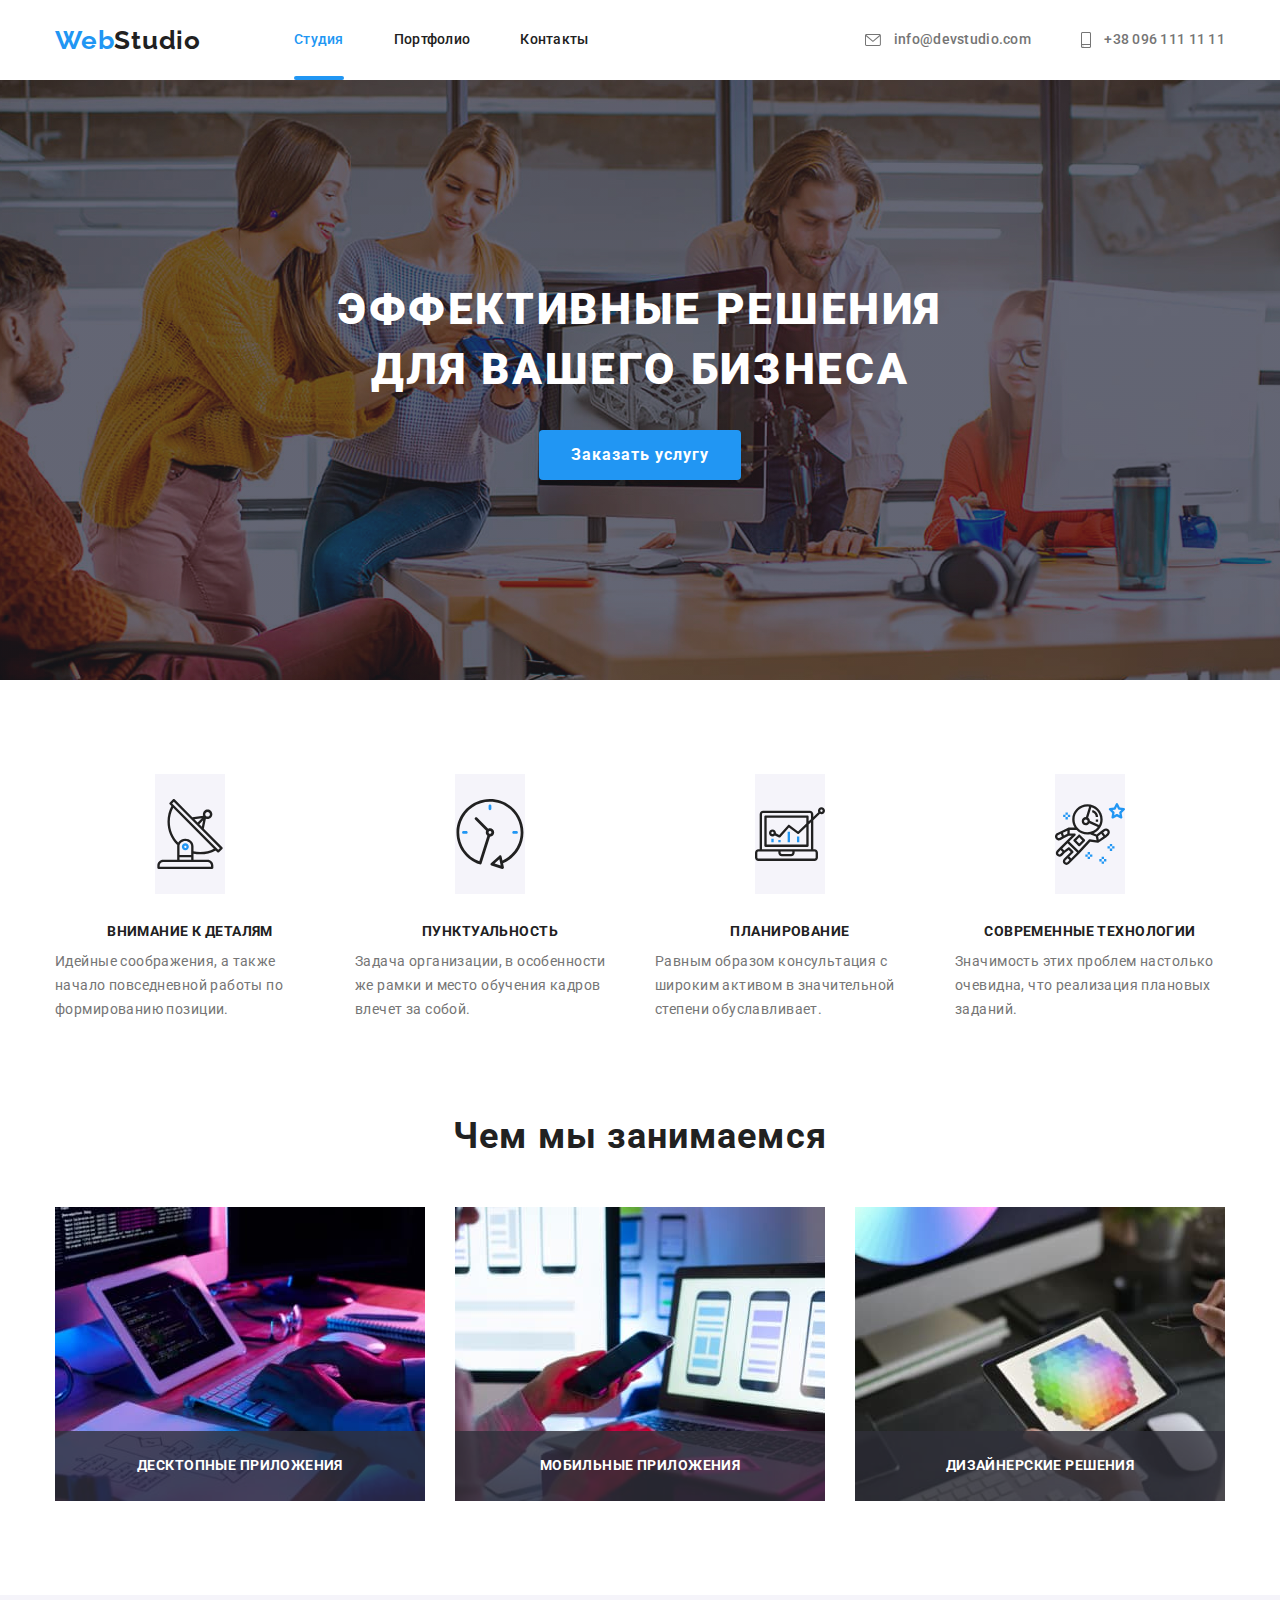
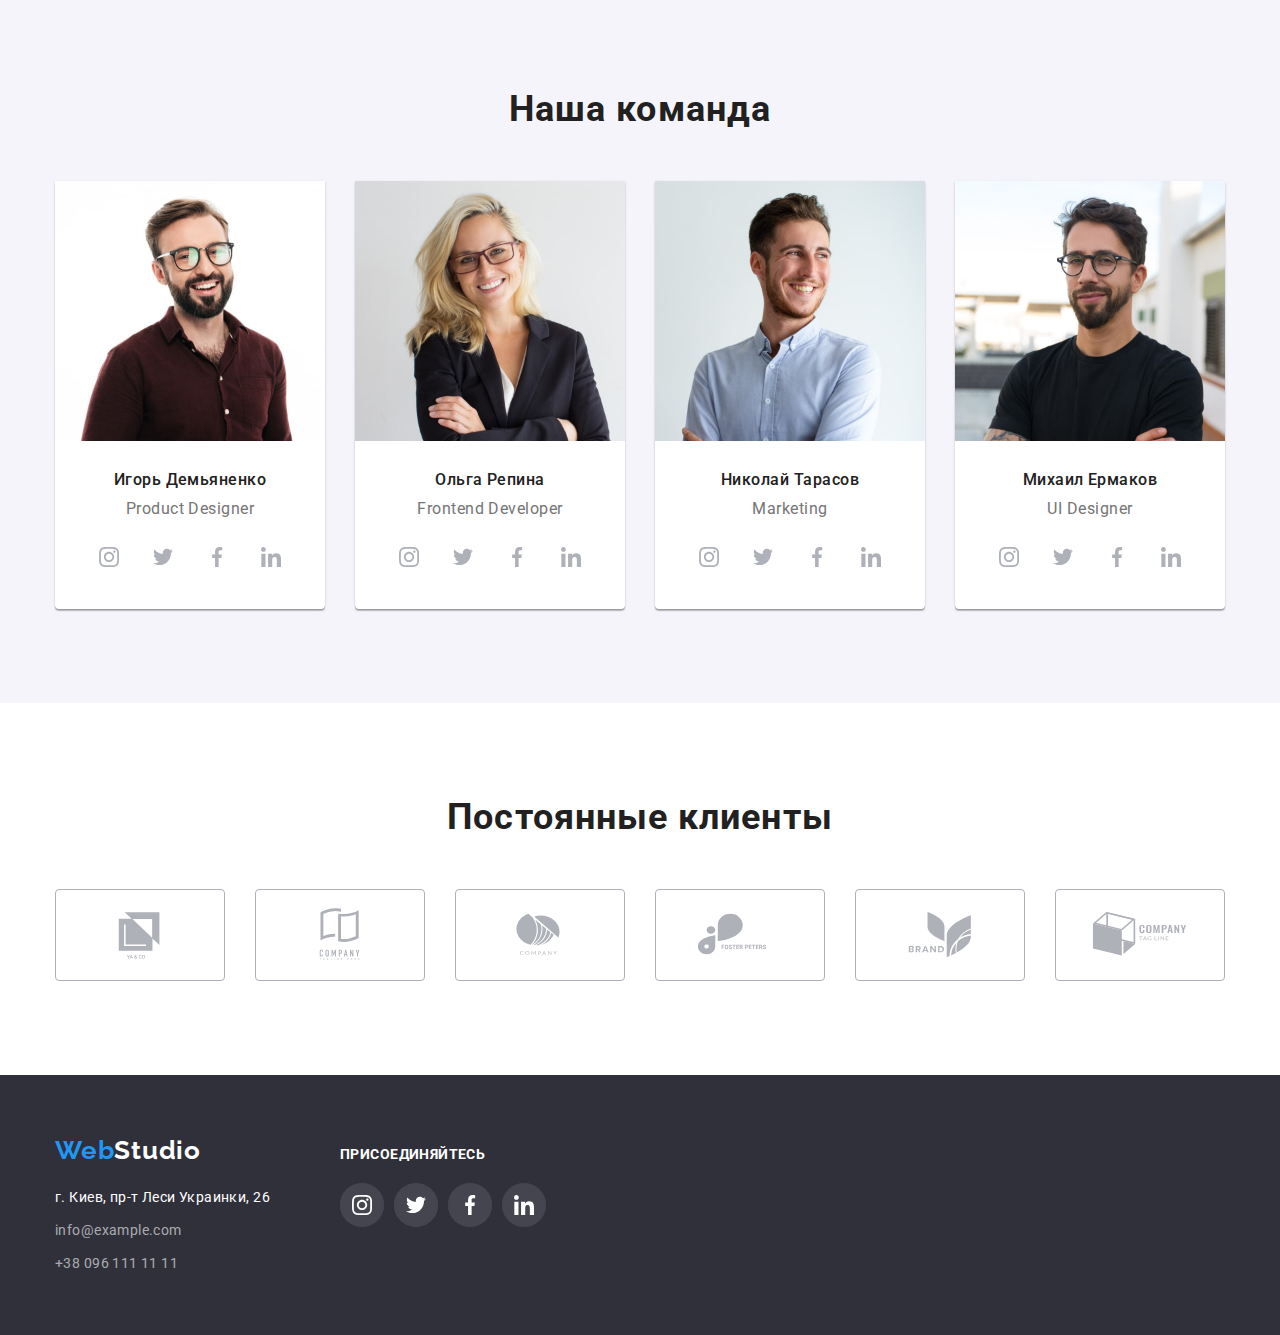
<file: index.html>
<!DOCTYPE html>
<html lang="ru">
  <head>
    <meta charset="UTF-8" />
    <meta http-equiv="X-UA-Compatible" content="IE=edge" />
    <meta name="viewport" content="width=device-width, initial-scale=1.0" />
    <title>Веб Студия</title>
    <link rel="preconnect" href="https://fonts.googleapis.com" />
    <link rel="preconnect" href="https://fonts.gstatic.com" crossorigin />
    <link
      href="https://fonts.googleapis.com/css2?family=Raleway:wght@700&family=Roboto:wght@400;500;700;900&display=swap"
      rel="stylesheet"
    />
    <link
      rel="stylesheet"
      href="https://cdnjs.cloudflare.com/ajax/libs/modern-normalize/1.1.0/modern-normalize.min.css"
    />
    <link rel="stylesheet" href="./css/styles.css" />
  </head>

  <body>
    <!-- header -->
    <header class="header">
      <div class="main-nav">
        <nav class="navigation">
          <a href="index.html" class="logo link logo-header"
            ><span class="word-web">Web</span
            ><span class="word-studio">Studio</span></a
          >
          <ul class="nav list">
            <li class="nav-list-item">
              <a href="./index.html" class="nav-item link current">Студия</a>
            </li>
            <li class="nav-list-item">
              <a href="./portfolio.html" class="nav-item link">Портфолио</a>
            </li>
            <li><a href="#contacts" class="nav-item link">Контакты</a></li>
          </ul>
        </nav>

        <ul class="contact-type list">
          <li class="contact-link-item link">
            <a
              href="mailto:info@devstudio.com"
              class="contact-link link header-link"
            >
              <svg class="nav-icon header-link" width="16" height="16">
                <use href="./img/sprites.svg#icon-email"></use>
              </svg>
              info@devstudio.com
            </a>
          </li>
          <li class="contact-link-item link">
            <a href="tel:+380961111111" class="contact-link link header-link">
              <svg class="nav-icon header-link" width="10" height="16">
                <use href="./img/sprites.svg#icon-smartphone"></use>
              </svg>
              +38 096 111 11 11</a
            >
          </li>
        </ul>
      </div>
    </header>
    <main>
      <!-- hero -->
      <section class="hero">
        <div class="container">
          <h1 class="hero-title">
            Эффективные решения <br />для вашего бизнеса
          </h1>
          <button type="button" class="order-button button" data-modal-open>
            Заказать услугу
          </button>
        </div>
      </section>

      <!-- section1 -->
      <section class="about-us section">
        <div class="container">
          <h2 class="hidden">О нас</h2>
          <ul class="peculiarities list">
            <li>
              <div class="section-icons">
                <svg class="antena-icon icon-item" width="70px" height="70px">
                  <use href="./img/sprites.svg#icon-antenna"></use>
                </svg>
              </div>
              <h3 class="about-us-title">Внимание к деталям</h3>
              <p class="about-us-text">
                Идейные соображения, а также начало повседневной работы по
                формированию позиции.
              </p>
            </li>
            <li>
              <div class="section-icons">
                <svg class="antena-icon icon-item" width="70px" height="70px">
                  <use href="./img/sprites.svg#icon-clock"></use>
                </svg>
              </div>
              <h3 class="about-us-title">Пунктуальность</h3>
              <p class="about-us-text">
                Задача организации, в особенности же рамки и место обучения
                кадров влечет за собой.
              </p>
            </li>
            <li>
              <div class="section-icons">
                <svg class="antena-icon icon-item" width="70px" height="70px">
                  <use href="./img/sprites.svg#icon-diagram"></use>
                </svg>
              </div>
              <h3 class="about-us-title">Планирование</h3>
              <p class="about-us-text">
                Равным образом консультация с широким активом в значительной
                степени обуславливает.
              </p>
            </li>
            <li>
              <div class="section-icons">
                <svg class="antena-icon icon-item" width="70px" height="70px">
                  <use href="./img/sprites.svg#icon-astronaut"></use>
                </svg>
              </div>
              <h3 class="about-us-title">Современные технологии</h3>
              <p class="about-us-text">
                Значимость этих проблем настолько очевидна, что реализация
                плановых заданий.
              </p>
            </li>
          </ul>
        </div>
      </section>
      <!-- section2 -->
      <section class="activity section section-paddin-botton">
        <div class="container">
          <h2 class="activity-title section-title">Чем мы занимаемся</h2>
          <ul class="list activity-list">
            <li class="activity-li">
              <img
                class="activity-img"
                src="./img/img1.jpg"
                alt="Создание сайта"
                width="370"
                height="294"
              />
              <h3 class="activity-img-title">Десктопные приложения</h3>
            </li>
            <li class="activity-li">
              <img
                class="activity-img"
                src="./img/img2.jpg"
                alt="Адаптивный веб-дизайн"
                width="370"
                height="294"
              />
              <h3 class="activity-img-title">Мобильные приложения</h3>
            </li>
            <li class="activity-li">
              <img
                class="activity-img"
                src="./img/img3.jpg"
                alt="Дизайн сайта"
                width="370"
                height="294"
              />
              <h3 class="activity-img-title">Дизайнерские решения</h3>
            </li>
          </ul>
        </div>
      </section>
      <!-- section3 -->
      <section class="our-team-section section section-paddin-botton">
        <div class="container">
          <h2 class="our-team-title section-title">Наша команда</h2>
          <ul class="list our-team-list">
            <li>
              <figure class="team-list-item">
                <img
                  src="./img/person-1.jpg"
                  alt="Игорь Демьяненко"
                  width="270"
                  height="260"
                  class="team-img"
                />
                <figcaption class="list-text-item">
                  <h3 class="list-title">Игорь Демьяненко</h3>
                  <p class="our-team-text" lang="en">Product Designer</p>
                  <ul class="list">
                    <li class="social-media-list">
                      <a href="" class="link sites-icon-link">
                        <svg class="icon-social-media">
                          <use href="./img/sprites.svg#icon-instagram"></use>
                        </svg>
                      </a>
                    </li>
                    <li class="social-media-list">
                      <a href="" class="link sites-icon-link">
                        <svg class="icon-social-media link">
                          <use href="./img/sprites.svg#icon-twitter"></use>
                        </svg>
                      </a>
                    </li>
                    <li class="social-media-list">
                      <a href="" class="link sites-icon-link">
                        <svg class="icon-social-media">
                          <use href="./img/sprites.svg#icon-facebook"></use>
                        </svg>
                      </a>
                    </li>
                    <li class="social-media-list">
                      <a href="" class="link sites-icon-link">
                        <svg class="icon-social-media">
                          <use href="./img/sprites.svg#icon-linkedin"></use>
                        </svg>
                      </a>
                    </li>
                  </ul>
                </figcaption>
              </figure>
            </li>
            <li>
              <figure class="team-list-item">
                <img
                  src="./img/person-2.jpg"
                  alt="Ольга Репина"
                  width="270"
                  height="260"
                  class="team-img"
                />
                <figcaption class="list-text-item">
                  <h3 class="list-title">Ольга Репина</h3>
                  <p class="our-team-text" lang="en">Frontend Developer</p>
                  <ul class="list">
                    <li class="social-media-list">
                      <a href="" class="link sites-icon-link">
                        <svg class="icon-social-media">
                          <use href="./img/sprites.svg#icon-instagram"></use>
                        </svg>
                      </a>
                    </li>
                    <li class="social-media-list">
                      <a href="" class="link sites-icon-link">
                        <svg class="icon-social-media">
                          <use href="./img/sprites.svg#icon-twitter"></use>
                        </svg>
                      </a>
                    </li>
                    <li class="social-media-list">
                      <a href="" class="link sites-icon-link">
                        <svg class="icon-social-media">
                          <use href="./img/sprites.svg#icon-facebook"></use>
                        </svg>
                      </a>
                    </li>
                    <li class="social-media-list">
                      <a href="" class="link sites-icon-link">
                        <svg class="icon-social-media">
                          <use href="./img/sprites.svg#icon-linkedin"></use>
                        </svg>
                      </a>
                    </li>
                  </ul>
                </figcaption>
              </figure>
            </li>
            <li>
              <figure class="team-list-item">
                <img
                  src="./img/person-3.jpg"
                  alt="Николай Тарасов"
                  width="270"
                  height="260"
                  class="team-img"
                />
                <figcaption class="list-text-item">
                  <h3 class="list-title">Николай Тарасов</h3>
                  <p class="our-team-text" lang="en">Marketing</p>
                  <ul class="list">
                    <li class="social-media-list">
                      <a href="" class="link sites-icon-link">
                        <svg class="icon-social-media">
                          <use href="./img/sprites.svg#icon-instagram"></use>
                        </svg>
                      </a>
                    </li>
                    <li class="social-media-list">
                      <a href="" class="link sites-icon-link">
                        <svg class="icon-social-media">
                          <use href="./img/sprites.svg#icon-twitter"></use>
                        </svg>
                      </a>
                    </li>
                    <li class="social-media-list">
                      <a href="" class="link sites-icon-link">
                        <svg class="icon-social-media">
                          <use href="./img/sprites.svg#icon-facebook"></use>
                        </svg>
                      </a>
                    </li>
                    <li class="social-media-list">
                      <a href="" class="link sites-icon-link">
                        <svg class="icon-social-media">
                          <use href="./img/sprites.svg#icon-linkedin"></use>
                        </svg>
                      </a>
                    </li>
                  </ul>
                </figcaption>
              </figure>
            </li>
            <li>
              <figure class="team-list-item">
                <img
                  src="./img/person-4.jpg"
                  alt="Михаил Ермаков"
                  width="270"
                  height="260"
                  class="team-img"
                />
                <figcaption class="list-text-item">
                  <h3 class="list-title">Михаил Ермаков</h3>
                  <p class="our-team-text" lang="en">UI Designer</p>
                  <ul class="list">
                    <li class="social-media-list">
                      <a href="" class="link sites-icon-link">
                        <svg class="icon-social-media">
                          <use href="./img/sprites.svg#icon-instagram"></use>
                        </svg>
                      </a>
                    </li>
                    <li class="social-media-list">
                      <a href="" class="link sites-icon-link">
                        <svg class="icon-social-media">
                          <use href="./img/sprites.svg#icon-twitter"></use>
                        </svg>
                      </a>
                    </li>
                    <li class="social-media-list">
                      <a href="" class="link sites-icon-link">
                        <svg class="icon-social-media">
                          <use href="./img/sprites.svg#icon-facebook"></use>
                        </svg>
                      </a>
                    </li>
                    <li class="social-media-list">
                      <a href="" class="link sites-icon-link">
                        <svg class="icon-social-media">
                          <use href="./img/sprites.svg#icon-linkedin"></use>
                        </svg>
                      </a>
                    </li>
                  </ul>
                </figcaption>
              </figure>
            </li>
          </ul>
        </div>
      </section>
      <!-- section4 -->
      <section class="clients section section-paddin-botton">
        <div class="container clients-container">
          <h2 class="section-title">Постоянные клиенты</h2>
          <ul class="list">
            <li class="list clients-list">
              <a href="/" class="link clients-list-item">
                <svg class="clients-icon" width="106" height="60">
                  <use href="./img/sprites.svg#icon-logo1"></use>
                </svg>
              </a>
            </li>
            <li class="list clients-list">
              <a href="/" class="link clients-list-item">
                <svg class="clients-icon" width="106" height="60">
                  <use href="./img/sprites.svg#icon-logo2"></use>
                </svg>
              </a>
            </li>
            <li class="list clients-list">
              <a href="" class="link clients-list-item">
                <svg class="clients-icon" width="106" height="60">
                  <use href="./img/sprites.svg#icon-logo3"></use>
                </svg>
              </a>
            </li>
            <li class="list clients-list">
              <a href="" class="link clients-list-item">
                <svg class="clients-icon" width="106" height="60">
                  <use href="./img/sprites.svg#icon-logo4"></use>
                </svg>
              </a>
            </li>
            <li class="list clients-list">
              <a href="" class="link clients-list-item">
                <svg class="clients-icon" width="106" height="60">
                  <use href="./img/sprites.svg#icon-logo5"></use>
                </svg>
              </a>
            </li>
            <li class="list clients-list">
              <a href="" class="link clients-list-item">
                <svg class="clients-icon" width="106" height="60">
                  <use href="./img/sprites.svg#icon-logo6"></use>
                </svg>
              </a>
            </li>
          </ul>
        </div>
      </section>
    </main>
    <!-- footer -->
    <footer class="footer section">
      <div class="container footer-container">
        <div class="footer-left">
          <a href="index.html" class="logo link logo-footer"
            ><span class="word-web">Web</span
            ><span class="word-studio-footer">Studio</span></a
          >
          <address class="footer-address">
            <ul class="footer-list">
              <li class="footer-list-item">
                <a
                  href="https://goo.gl/maps/9MrePJbTSTGKD42d6"
                  class="footer-item physical-address link"
                  >г. Киев, пр-т Леси Украинки, 26</a
                >
              </li>
              <li class="footer-list-item">
                <a href="info@example.com" class="footer-item footer-email link"
                  >info@example.com</a
                >
              </li>
              <li class="footer-list-item">
                <a
                  href="tel:+380961111111"
                  class="footer-item footer-ph-numb link"
                  >+38 096 111 11 11</a
                >
              </li>
            </ul>
          </address>
        </div>
        <div class="footer-right">
          <p class="text footer-text">присоединяйтесь</p>
          <ul class="list social-media">
            <li class="social-media-list social-media-footer">
              <a href="/" class="link sites-icon-link">
                <svg class="icon-social-media icon-social-media-footer">
                  <use href="./img/sprites.svg#icon-instagram"></use>
                </svg>
              </a>
            </li>
            <li class="social-media-list social-media-footer">
              <a href="/" class="link sites-icon-link">
                <svg class="icon-social-media icon-social-media-footer">
                  <use href="./img/sprites.svg#icon-twitter"></use>
                </svg>
              </a>
            </li>
            <li class="social-media-list social-media-footer">
              <a href="/" class="link sites-icon-link">
                <svg class="icon-social-media icon-social-media-footer">
                  <use href="./img/sprites.svg#icon-facebook"></use>
                </svg>
              </a>
            </li>
            <li class="social-media-list social-media-footer">
              <a href="/" class="link sites-icon-link">
                <svg class="icon-social-media icon-social-media-footer">
                  <use href="./img/sprites.svg#icon-linkedin"></use>
                </svg>
              </a>
            </li>
          </ul>
        </div>
      </div>
    </footer>
    <div class="backdrop is-hidden" data-modal>
      <div class="modal">
        <button type="button" class="close-btn" data-modal-close>
          <svg class="" width="11px" height="11px">
            <use href="./img/sprites.svg#close-btn"></use>
          </svg>
        </button>
      </div>
    </div>

    <script src="./js/modal.js"></script>
  </body>
</html>
</file>
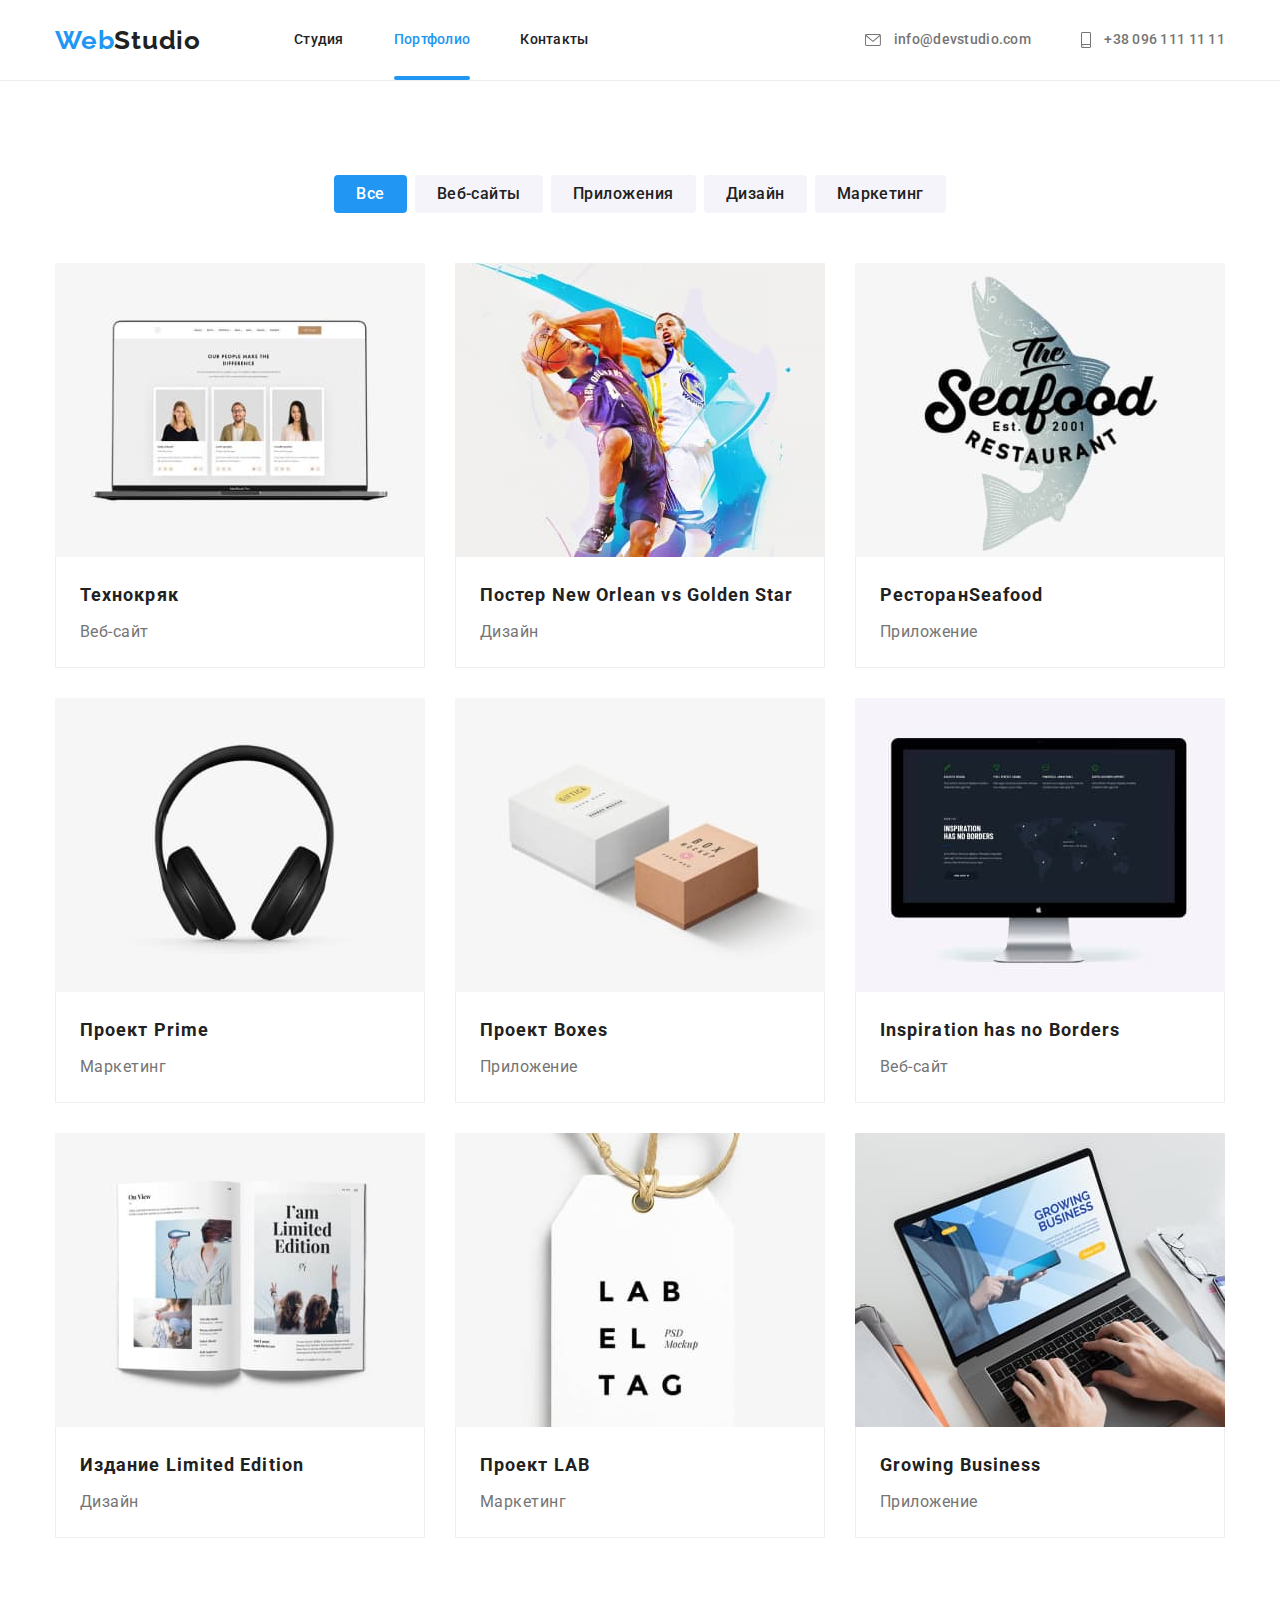
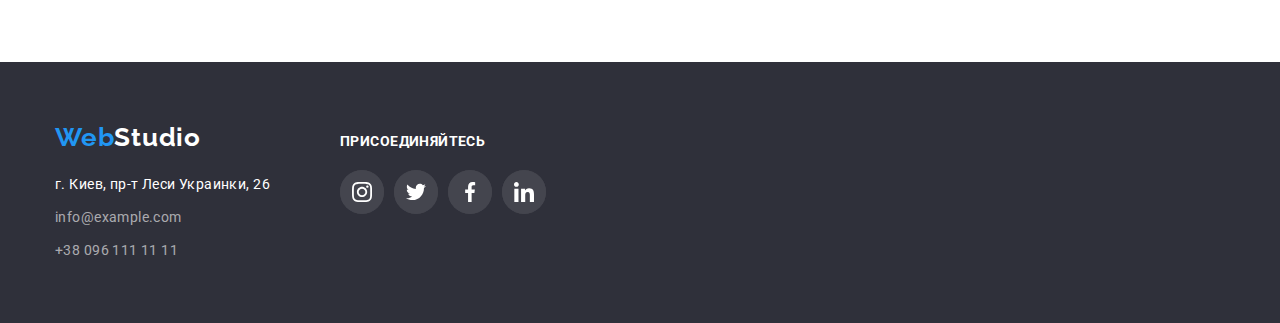
<file: portfolio.html>
<!DOCTYPE html>
<html lang="ru">
  <head>
    <meta charset="UTF-8" />
    <meta http-equiv="X-UA-Compatible" content="IE=edge" />
    <meta name="viewport" content="width=device-width, initial-scale=1.0" />
    <title>Портфолио</title>
    <link rel="preconnect" href="https://fonts.googleapis.com" />
    <link rel="preconnect" href="https://fonts.gstatic.com" crossorigin />
    <link
      href="https://fonts.googleapis.com/css2?family=Raleway:wght@700&family=Roboto:wght@400;500;700;900&display=swap"
      rel="stylesheet"
    />
    <link
      rel="stylesheet"
      href="https://cdnjs.cloudflare.com/ajax/libs/modern-normalize/1.1.0/modern-normalize.min.css"
    />
    <link rel="stylesheet" href="./css/styles.css" />
  </head>
  <body>
    <!-- header -->
    <header class="header header-portfolio">
      <div class="main-nav">
        <nav class="navigation">
          <a href="index.html" class="logo link logo-header"
            ><span class="word-web">Web</span
            ><span class="word-studio">Studio</span></a
          >
          <ul class="nav list">
            <li class="nav-list-item">
              <a href="./index.html" class="nav-item link">Студия</a>
            </li>
            <li class="nav-list-item">
              <a href="./portfolio.html" class="nav-item link current"
                >Портфолио</a
              >
            </li>
            <li><a href="#contacts" class="nav-item link">Контакты</a></li>
          </ul>
        </nav>

        <ul class="contact-type list">
          <li class="contact-link-item link">
            <a
              href="mailto:info@devstudio.com"
              class="contact-link link header-link"
            >
              <svg class="nav-icon header-link" width="16" height="16">
                <use href="./img/sprites.svg#icon-email"></use>
              </svg>
              info@devstudio.com
            </a>
          </li>
          <li class="contact-link-item link">
            <a href="tel:+380961111111" class="contact-link link header-link">
              <svg class="nav-icon header-link" width="10" height="16">
                <use href="./img/sprites.svg#icon-smartphone"></use>
              </svg>
              +38 096 111 11 11</a
            >
          </li>
        </ul>
      </div>
    </header>
    <!-- main -->
    <main>
      <section class="section portfolio-page">
        <div class="container portfolio-container">
          <div class="menu">
            <h1 class="hidden">Портфолио</h1>
            <ul class="list filter-menu">
              <li>
                <button class="button filter-item current all">Все</button>
              </li>
              <li>
                <button class="button filter-item web-pages">Веб-сайты</button>
              </li>
              <li>
                <button class="button filter-item app">Приложения</button>
              </li>
              <li><button class="button filter-item design">Дизайн</button></li>
              <li>
                <button class="button filter-item marketing">Маркетинг</button>
              </li>
            </ul>
          </div>
          <div class="project-container">
            <ul class="list project-list">
              <li class="project-list-item">
                <div class="flex-container">
                  <div class="project-thumb">
                    <a href="/"
                      ><img
                        src="./img/portfolio/img1.jpg"
                        alt="веб-сайт-технокряк"
                        width="370"
                    /></a>
                    <div class="project-overlay">
                      <p class="text-hover text">
                        Ресурс предлагает комплексные предложения с разным
                        уровнем функционала и сервисов. Все это позволит
                        посетителю получить исчерпывающие сведения о компании
                        или частном лице.
                      </p>
                    </div>
                  </div>
                  <div class="project-decr">
                    <h2 class="project-title">Технокряк</h2>
                    <p class="project-text">Веб-сайт</p>
                  </div>
                </div>
              </li>
              <li class="project-list-item">
                <div class="flex-container">
                  <div class="project-thumb">
                    <a href="/"
                      ><img
                        src="./img/portfolio/img2.jpg"
                        alt="баскетбольный постер"
                        width="370"
                    /></a>
                    <div class="project-overlay">
                      <p class="text-hover text">
                        Ресурс предлагает комплексные предложения с разным
                        уровнем функционала и сервисов. Все это позволит
                        посетителю получить исчерпывающие сведения о компании
                        или частном лице.
                      </p>
                    </div>
                  </div>
                  <div class="project-decr">
                    <h2 class="project-title">
                      Постер New Orlean vs Golden Star
                    </h2>
                    <p class="project-text">Дизайн</p>
                  </div>
                </div>
              </li>
              <li class="project-list-item">
                <div class="flex-container">
                  <div class="project-thumb">
                    <a href="/"
                      ><img
                        src="./img/portfolio/img3.jpg"
                        alt="лого-ресторану"
                        width="370"
                    /></a>
                    <div class="project-overlay">
                      <p class="text-hover text">
                        Ресурс предлагает комплексные предложения с разным
                        уровнем функционала и сервисов. Все это позволит
                        посетителю получить исчерпывающие сведения о компании
                        или частном лице.
                      </p>
                    </div>
                  </div>
                  <div class="project-decr">
                    <h2 class="project-title">РесторанSeafood</h2>
                    <p class="project-text">Приложение</p>
                  </div>
                </div>
              </li>
              <li class="project-list-item">
                <div class="flex-container">
                  <div class="project-thumb">
                    <a href="/"
                      ><img
                        src="./img/portfolio/img4.jpg"
                        alt="наушники"
                        width="370"
                    /></a>
                    <div class="project-overlay">
                      <p class="text-hover text">
                        Ресурс предлагает комплексные предложения с разным
                        уровнем функционала и сервисов. Все это позволит
                        посетителю получить исчерпывающие сведения о компании
                        или частном лице.
                      </p>
                    </div>
                  </div>
                  <div class="project-decr">
                    <h2 class="project-title">Проект Prime</h2>
                    <p class="project-text">Маркетинг</p>
                  </div>
                </div>
              </li>
              <li class="project-list-item">
                <div class="flex-container">
                  <div class="project-thumb">
                    <a href="/"
                      ><img
                        src="./img/portfolio/img5.jpg"
                        alt="две коробки"
                        width="370"
                    /></a>
                    <div class="project-overlay">
                      <p class="text-hover text">
                        Ресурс предлагает комплексные предложения с разным
                        уровнем функционала и сервисов. Все это позволит
                        посетителю получить исчерпывающие сведения о компании
                        или частном лице.
                      </p>
                    </div>
                  </div>
                  <div class="project-decr">
                    <h2 class="project-title">Проект Boxes</h2>
                    <p class="project-text">Приложение</p>
                  </div>
                </div>
              </li>
              <li class="project-list-item">
                <div class="flex-container">
                  <div class="project-thumb">
                    <a href="/"
                      ><img
                        src="./img/portfolio/img6.jpg"
                        alt="экран"
                        width="370"
                    /></a>
                    <div class="project-overlay">
                      <p class="text-hover text">
                        Ресурс предлагает комплексные предложения с разным
                        уровнем функционала и сервисов. Все это позволит
                        посетителю получить исчерпывающие сведения о компании
                        или частном лице.
                      </p>
                    </div>
                  </div>
                  <div class="project-decr">
                    <h2 class="project-title">Inspiration has no Borders</h2>
                    <p class="project-text">Веб-сайт</p>
                  </div>
                </div>
              </li>
              <li class="project-list-item">
                <div class="flex-container">
                  <div class="project-thumb">
                    <a href="/"
                      ><img
                        src="./img/portfolio/img7.jpg"
                        alt="журнал"
                        width="370"
                    /></a>
                    <div class="project-overlay">
                      <p class="text-hover text">
                        Ресурс предлагает комплексные предложения с разным
                        уровнем функционала и сервисов. Все это позволит
                        посетителю получить исчерпывающие сведения о компании
                        или частном лице.
                      </p>
                    </div>
                  </div>
                  <div class="project-decr">
                    <h2 class="project-title">Издание Limited Edition</h2>
                    <p class="project-text">Дизайн</p>
                  </div>
                </div>
              </li>
              <li class="project-list-item">
                <div class="flex-container">
                  <div class="project-thumb">
                    <a href="/"
                      ><img
                        src="./img/portfolio/img8.jpg"
                        alt="бирка"
                        width="370"
                    /></a>
                    <div class="project-overlay">
                      <p class="text-hover text">
                        Ресурс предлагает комплексные предложения с разным
                        уровнем функционала и сервисов. Все это позволит
                        посетителю получить исчерпывающие сведения о компании
                        или частном лице.
                      </p>
                    </div>
                  </div>
                  <div class="project-decr">
                    <h2 class="project-title">Проект LAB</h2>
                    <p class="project-text">Маркетинг</p>
                  </div>
                </div>
              </li>
              <li class="project-list-item">
                <div class="flex-container">
                  <div class="project-thumb">
                    <a href="/"
                      ><img
                        src="./img/portfolio/img9.jpg"
                        alt="ноутбук"
                        width="370"
                    /></a>
                    <div class="project-overlay">
                      <p class="text-hover text">
                        Ресурс предлагает комплексные предложения с разным
                        уровнем функционала и сервисов. Все это позволит
                        посетителю получить исчерпывающие сведения о компании
                        или частном лице.
                      </p>
                    </div>
                  </div>
                  <div class="project-decr">
                    <h2 class="project-title">Growing Business</h2>
                    <p class="project-text">Приложение</p>
                  </div>
                </div>
              </li>
            </ul>
          </div>
        </div>
      </section>
    </main>

    <!-- footer -->
    <footer class="footer section">
      <div class="container footer-container">
        <div class="footer-left">
          <a href="index.html" class="logo link logo-footer"
            ><span class="word-web">Web</span
            ><span class="word-studio-footer">Studio</span></a
          >
          <address class="footer-address">
            <ul class="footer-list">
              <li class="footer-list-item">
                <a
                  href="https://goo.gl/maps/9MrePJbTSTGKD42d6"
                  class="footer-item physical-address link"
                  >г. Киев, пр-т Леси Украинки, 26</a
                >
              </li>
              <li class="footer-list-item">
                <a href="info@example.com" class="footer-item footer-email link"
                  >info@example.com</a
                >
              </li>
              <li class="footer-list-item">
                <a
                  href="tel:+380961111111"
                  class="footer-item footer-ph-numb link"
                  >+38 096 111 11 11</a
                >
              </li>
            </ul>
          </address>
        </div>
        <div class="footer-right">
          <p class="text footer-text">присоединяйтесь</p>
          <ul class="list social-media-list-footer">
            <li class="social-media-list social-media-footer">
              <a href="/" class="link sites-icon-link">
                <svg class="icon-social-media icon-social-media-footer">
                  <use href="./img/sprites.svg#icon-instagram"></use>
                </svg>
              </a>
            </li>
            <li class="social-media-list social-media-footer">
              <a href="/" class="link sites-icon-link">
                <svg class="icon-social-media icon-social-media-footer">
                  <use href="./img/sprites.svg#icon-twitter"></use>
                </svg>
              </a>
            </li>
            <li class="social-media-list social-media-footer">
              <a href="/" class="link sites-icon-link">
                <svg class="icon-social-media icon-social-media-footer">
                  <use href="./img/sprites.svg#icon-facebook"></use>
                </svg>
              </a>
            </li>
            <li class="social-media-list social-media-footer">
              <a href="/" class="link sites-icon-link">
                <svg class="icon-social-media icon-social-media-footer">
                  <use href="./img/sprites.svg#icon-linkedin"></use>
                </svg>
              </a>
            </li>
          </ul>
        </div>
      </div>
    </footer>
    <script src="./js/modal.js"></script>
  </body>
</html>
</file>
<file: css/styles.css>
:root {
  --primary-text-color: #757575;
  --title-text-color: #212121;
  --additional-text-color: #ffff;
  --accent-color: #2196f3;
  --primary-bg-color: #ffff;
  --additional-bg-color: #2f303a;
  --button-hover-color: #188ce8;
  --grey-bg-color: #f5f4fa;
}
body {
  font-family: 'Roboto', sans-serif;
  font-size: 14px;
  color: var(--title-text-color);
}
.list,
.footer-list,
.project-title,
.project-text,
.text {
  list-style: none;
  padding: 0;
  margin: 0;
}
.section {
  padding-top: 94px;
  padding-bottom: 94px;
}
/* header */

header,
.navigation,
.list,
.contact-type,
.main-nav {
  display: flex;
}
.main-nav,
.navigation {
  align-items: center;
}
.navigation {
  margin-right: auto;
}
.main-nav {
  width: 1200px;
  padding-left: 15px;
  padding-right: 15px;
  margin: 0 auto;
}
.nav-list-item:not(:last-child),
.contact-link-item:not(:last-child) {
  margin-right: 50px;
}

img,
.nav-item {
  display: block;
}
.header-portfolio {
  border-bottom: 1px solid #ececec;
}
.logo,
.nav-item {
  color: var(--title-text-color);
}

.nav.list .link,
.contact-type {
  font-weight: 500;
  font-size: 14px;
  line-height: 1.14;
  letter-spacing: 0.02em;
}

.contact-link,
.link {
  text-decoration-line: none;
}
.contact-link {
  color: var(--primary-text-color);
}
.logo-header {
  margin-right: 93px;
}
.logo {
  font-family: 'Raleway', sans-serif;
  font-weight: 700;
  font-size: 26px;
  line-height: 1.19;
  letter-spacing: 0.03em;
}
.nav.list .link,
.contact-link {
  padding: 32px 0;
}
.nav-item:hover,
.nav-item:focus,
.footer-item:hover,
.footer-item:focus,
.social-media-footer:hover,
.social-media-footer:focus,
.word-web {
  color: var(--accent-color);
  fill: var(--accent-color);
}
.contact-link:hover,
.contact-link:focus,
.header-link:hover,
.header-link:focus {
  color: var(--accent-color);
}

.nav-icon:hover {
  fill: currentColor;
}

.nav-item.link.current {
  color: var(--accent-color);
}
.nav-item {
  position: relative;
}
.nav-item.link.current:after {
  content: '';
  position: absolute;
  display: block;
  width: 100%;
  height: 4px;
  border-radius: 2px;
  background: var(--accent-color);
  bottom: 0;
}
/* main */
/* hero */
.container {
  margin-left: auto;
  margin-right: auto;
  width: 1200px;
  padding: 0 15px;
}

.hero {
  max-width: 1600px;
  height: 600px;
  text-align: center;
  padding-top: 200px;
  background-color: #c4c4c4;
  background-image: linear-gradient(
      rgba(47, 48, 58, 0.4),
      rgba(47, 48, 58, 0.4)
    ),
    url(../img/hero.jpg);
  background-size: cover;
  background-repeat: no-repeat;
  background-position: center;
}
/* button main page */
.order-button {
  font-weight: 700;
  font-size: 16px;
  line-height: 1.88;
  letter-spacing: 0.06em;
  background: var(--accent-color);
  box-shadow: 0px 4px 4px rgba(0, 0, 0, 0.15);
  border: var(--accent-color);
  color: var(--additional-text-color);
  padding: 10px 32px;
  margin-bottom: 200px;
  display: inline-block;
}
.order-button:hover,
.order-button:focus {
  background-color: var(--button-hover-color);
}
.hero-title {
  margin-top: 0;
  margin-bottom: 30px;
  font-weight: 900;
  font-size: 44px;
  line-height: 1.36;
  text-align: center;
  letter-spacing: 0.06em;
  text-transform: uppercase;
  color: var(--additional-text-color);
}
.button {
  cursor: pointer;
  border-radius: 4px;
  display: inline-block;
}
/* section1 */
.peculiarities > li:not(:last-child) {
  margin-right: 30px;
}
.peculiarities,
.activity-list,
.our-team-list {
  display: flex;
}
.peculiarities > li {
  width: 270px;
  align-items: center;
  justify-items: center;
}

.about-us-title,
.activity-img-title {
  margin-top: 0;
  margin-bottom: 10px;
  font-weight: 700;
  font-size: 14px;
  line-height: 1.14;
  letter-spacing: 0.03em;
  text-transform: uppercase;
  color: var(--title-text-color);
}
.about-us-text {
  margin-top: 0;
  margin-bottom: 0;
}
.about-us-text,
.footer-item {
  font-weight: 400;
  font-size: 14px;
  line-height: 1.71;
  letter-spacing: 0.03em;
  color: var(--primary-text-color);
}
.hidden {
  visibility: hidden;
  position: fixed;
  transform: scale(0);
}
/* section2 */
.activity.section {
  padding-top: 0;
}
.section-title {
  margin-top: 0;
  margin-bottom: 50px;
  font-weight: 700;
  font-size: 36px;
  line-height: 1.16;
  text-align: center;
  letter-spacing: 0.03em;
  color: var(--title-text-color);
}
.activity-img-title {
  text-transform: uppercase;
  color: var(--additional-text-color);
  margin: 0;
  position: absolute;
  background: rgba(47, 48, 58, 0.8);
  width: 100%;
  height: 70px;
  display: flex;
  justify-content: center;
  align-items: center;
  bottom: 0;
  left: 0;
}

.activity-li {
  position: relative;
}

.activity-li:not(:last-child) {
  margin-right: 30px;
}
/* section3 */
.our-team-section {
  margin-right: auto;
  margin-left: auto;
}
.our-team-text {
  margin-top: 0;
  margin-bottom: 16px;
  color: var(--primary-text-color);
  font-size: 16px;
  line-height: 1.18;
  text-align: center;
  letter-spacing: 0.03em;
}
.list-title {
  margin-top: 0;
  margin-bottom: 0;
  font-weight: 500;
  font-size: 16px;
  line-height: 1.18;
  text-align: center;
  letter-spacing: 0.03em;
  margin-bottom: 10px;
}
.our-team-section {
  background: var(--grey-bg-color);
}
.list-text-item {
  padding: 30px 32px;
}
.team-list-item {
  box-shadow: 0px 1px 3px rgba(0, 0, 0, 0.12), 0px 1px 1px rgba(0, 0, 0, 0.14),
    0px 2px 1px rgba(0, 0, 0, 0.2);
  border-radius: 0px 0px 4px 4px;
  background: var(--primary-bg-color);
  margin: 0;
}
.our-team-list > li:not(:last-child) {
  margin-right: 30px;
}

/* footer */

.footer.section {
  background-color: var(--additional-bg-color);
  padding-top: 60px;
  padding-bottom: 60px;
}
address {
  display: block;
  font-style: normal;
}
.footer-address {
  margin-top: 20px;
}
.footer-item {
  color: var(--additional-text-color);
}
.footer-list-item:not(:last-child) {
  margin-bottom: 9px;
}
.footer-email,
.footer-ph-numb {
  color: rgba(255, 255, 255, 0.6);
}
.word-studio-footer {
  color: var(--additional-text-color);
}
.footer-container {
  display: flex;
  align-items: baseline;
}
.footer-right {
  margin-left: 70px;
}
.footer-right > .footer-text {
  color: var(--additional-text-color);
  font-weight: 700;
  font-size: 14px;
  line-height: 1.14;
  letter-spacing: 0.03em;
  text-transform: uppercase;
  margin-bottom: 20px;
}
/* portfolio */
.project-thumb {
  position: relative;
  overflow: hidden;
}

.project-overlay {
  position: absolute;
  width: 100%;
  height: 100%;
  top: 0;
  left: 0;
  background: rgba(33, 150, 243, 0.9);
  transform: translateY(100%);
  transition: transform 250ms cubic-bezier(0.4, 0, 0.2, 1);
}

.flex-container:hover .project-overlay {
  transform: translateY(0);
}

.text-hover {
  position: absolute;
  top: 50%;
  left: 50%;
  transform: translate(-50%, -50%);
  font-size: 18px;
  line-height: 1.56;
  letter-spacing: 0.03em;
  width: 322px;
  color: var(--additional-text-color);
}

.project-title {
  margin-bottom: 4px;
  font-weight: 700;
  font-size: 18px;
  line-height: 2;
  letter-spacing: 0.06em;
  color: var(--title-text-color);
}
.project-text {
  font-size: 16px;
  line-height: 1.88;
  letter-spacing: 0.03em;
  color: var(--primary-text-color);
}

.project-list {
  display: flex;
  flex-wrap: wrap;
  margin: 0;
  padding: 0;
}

.project-decr {
  border: 1px solid #eeeeee;
  border-top: transparent;
  padding: 20px 24px;
}
.flex-container {
  width: 370px;
  background-color: var(--primary-bg-color);
  margin-bottom: 30px;
}
.flex-container.no-margin {
  margin-bottom: 0;
}
.project-list-item {
  margin-right: 30px;
}
.project-list-item:nth-child(3n + 3) {
  margin-right: 0;
}
.flex-container:hover,
.flex-container:focus {
  box-shadow: 0px 1px 1px rgba(0, 0, 0, 0.12), 0px 4px 4px rgba(0, 0, 0, 0.06),
    1px 4px 6px rgba(0, 0, 0, 0.16);
}

/* filter-menu */
.filter-menu {
  display: flex;
  align-items: center;
  justify-content: center;
}
.filter-item {
  font-weight: 500;
  font-size: 16px;
  line-height: 1.62;
  text-align: center;
  letter-spacing: 0.03em;
  color: var(--title-text-color);
  border: var(--grey-bg-color);
  background-color: var(--grey-bg-color);
  padding: 6px 22px;
}

.filter-item:hover,
.filter-item:focus,
.filter-item.current {
  color: var(--additional-text-color);
  background-color: var(--accent-color);
}
.filter-menu {
  margin-bottom: 50px;
}
.filter-menu > li:not(:first-child) {
  margin-left: 8px;
}
/* icons */
.section-icons {
  height: 120px;
  background-color: var(--grey-bg-color);
  margin-bottom: 30px;
  display: flex;
  justify-content: center;
  align-items: center;
}

.nav-icon {
  margin-right: 10px;
  fill: var(--primary-text-color);
  vertical-align: middle;
}

.sites-icon-link {
  display: flex;
  justify-content: center;
  align-items: center;
  background-color: inherit;
  box-sizing: border-box;
  height: 44px;
  width: 44px;
  border-radius: 50%;
}

.icon-social-media {
  width: 20px;
  height: 20px;
  fill: #afb1b8;
}
.sites-icon-link:hover,
.sites-icon-link:focus {
  background-color: var(--accent-color);
}

.sites-icon-link:hover .icon-social-media,
.sites-icon-link:focus .icon-social-media {
  fill: var(--additional-text-color);
}

ul {
  margin: 0;
  padding: 0;
}
.social-media-list:not(:last-child) {
  margin-right: 10px;
}
.social-media-footer {
  background-color: #44454e;
}

.icon-social-media-footer {
  fill: var(--additional-text-color);
}
.social-media-list.social-media-footer {
  border-radius: 50%;
}
.clients-list-item {
  border: solid 1px #afb1b8;
  border-radius: 4px;
  width: 170px;
  height: 92px;
  display: flex;
  justify-content: center;
  align-items: center;
  background-color: inherit;
}

.clients-list:not(:last-child) {
  margin-right: 30px;
}
.clients-icon {
  fill: #afb1b8;
  display: flex;
}

.clients-list-item:hover .clients-icon,
.clients-list-item:focus .clients-icon {
  fill: var(--accent-color);
}

.clients-list-item:hover,
.clients-list-item:focus {
  border: solid 1px var(--accent-color);
}
/* modal */
.backdrop {
  position: fixed;
  top: 0;
  left: 0;
  width: 100%;
  height: 100%;
  background: rgba(0, 0, 0, 0.2);
}
.is-hidden {
  opacity: 0;
  pointer-events: none;
}
.modal {
  width: 528px;
  height: 581px;
  background: #ffffff;
  box-shadow: 0px 1px 3px rgba(0, 0, 0, 0.12), 0px 1px 1px rgba(0, 0, 0, 0.14),
    0px 2px 1px rgba(0, 0, 0, 0.2);
  border-radius: 4px;
  position: absolute;
  top: 50%;
  left: 50%;
  transform: translate(-50%, -50%);
}
.close-btn {
  position: absolute;
  top: 8px;
  right: 8px;
  width: 30px;
  height: 30px;
  color: rgba(0, 0, 0, 1);
  cursor: pointer;
  background: #ffffff;
  border: 1px solid rgba(0, 0, 0, 0.1);
  border-radius: 50%;
  display: flex;
  justify-content: center;
  align-items: center;
  cursor: pointer;
}
/* animations */
.nav-item.link,
.link.header-link,
.clients-list-item {
  transition: color 250ms cubic-bezier(0.4, 0, 0.2, 1);
}
.order-button,
.social-media-footer {
  transition: background-color 250ms cubic-bezier(0.4, 0, 0.2, 1);
}
.sites-icon-link,
.filter-item {
  transition: all 250ms cubic-bezier(0.4, 0, 0.2, 1);
}
.flex-container {
  transition: box-shadow 250ms cubic-bezier(0.4, 0, 0.2, 1);
}
</file>
